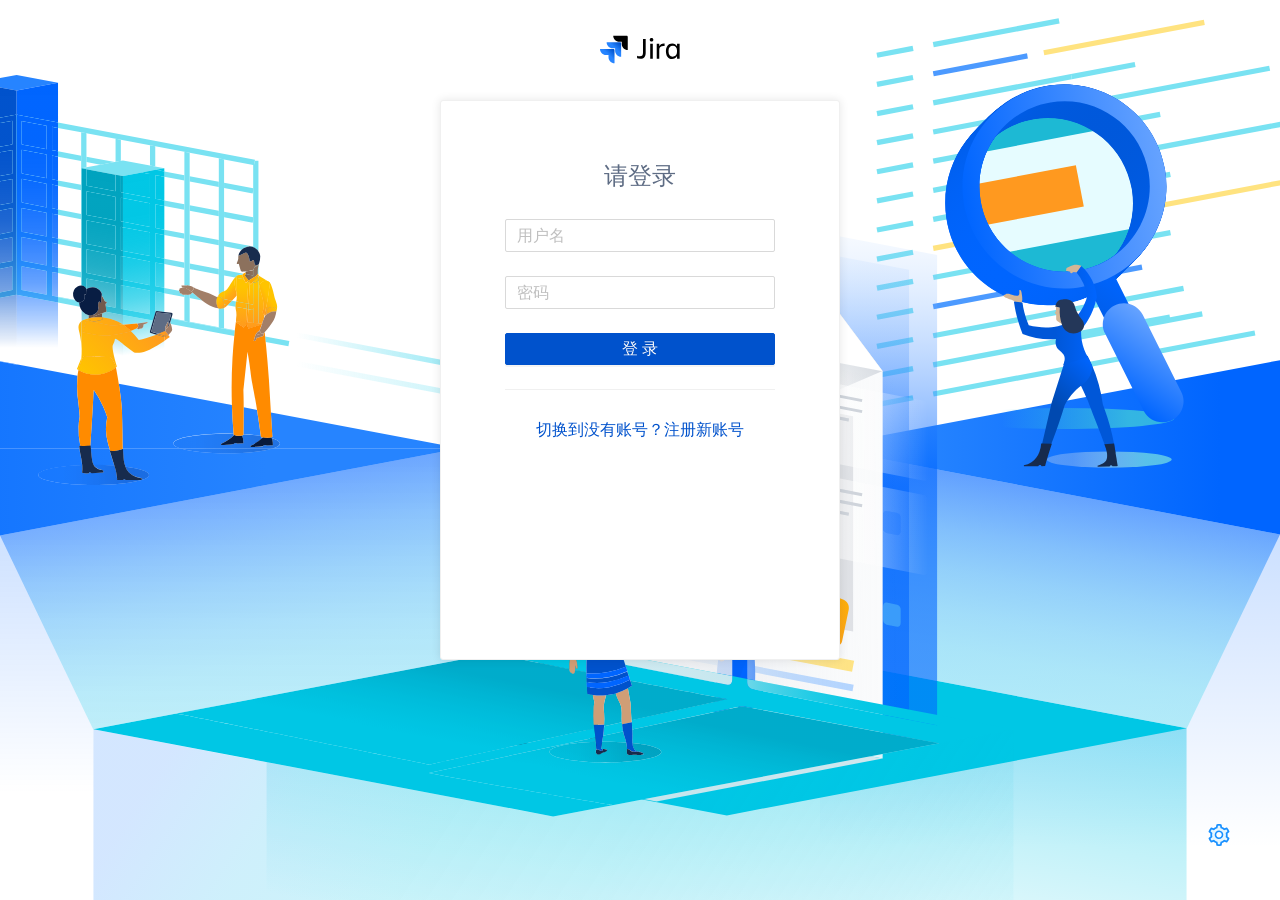
<file: index.html>
<!doctype html><html lang="en"><head><meta charset="utf-8"/><link rel="icon" href="/favicon.ico"/><meta name="viewport" content="width=device-width,initial-scale=1"/><meta name="theme-color" content="#000000"/><meta name="description" content="Web site created using create-react-app"/><link rel="apple-touch-icon" href="/logo192.png"/><link rel="manifest" href="/manifest.json"/><script type="text/javascript">!function(n){if("/"===n.search[1]){var a=n.search.slice(1).split("&").map((function(n){return n.replace(/~and~/g,"&")})).join("?");window.history.replaceState(null,null,n.pathname.slice(0,-1)+a+n.hash)}}(window.location)</script><link href="/static/css/2.1ab4d6c6.chunk.css" rel="stylesheet"><link href="/static/css/main.a758719d.chunk.css" rel="stylesheet"></head><body><noscript>You need to enable JavaScript to run this app.</noscript><div id="root"></div><script>!function(e){function r(r){for(var n,i,a=r[0],c=r[1],l=r[2],s=0,p=[];s<a.length;s++)i=a[s],Object.prototype.hasOwnProperty.call(o,i)&&o[i]&&p.push(o[i][0]),o[i]=0;for(n in c)Object.prototype.hasOwnProperty.call(c,n)&&(e[n]=c[n]);for(f&&f(r);p.length;)p.shift()();return u.push.apply(u,l||[]),t()}function t(){for(var e,r=0;r<u.length;r++){for(var t=u[r],n=!0,a=1;a<t.length;a++){var c=t[a];0!==o[c]&&(n=!1)}n&&(u.splice(r--,1),e=i(i.s=t[0]))}return e}var n={},o={1:0},u=[];function i(r){if(n[r])return n[r].exports;var t=n[r]={i:r,l:!1,exports:{}};return e[r].call(t.exports,t,t.exports,i),t.l=!0,t.exports}i.e=function(e){var r=[],t=o[e];if(0!==t)if(t)r.push(t[2]);else{var n=new Promise((function(r,n){t=o[e]=[r,n]}));r.push(t[2]=n);var u,a=document.createElement("script");a.charset="utf-8",a.timeout=120,i.nc&&a.setAttribute("nonce",i.nc),a.src=function(e){return i.p+"static/js/"+({}[e]||e)+"."+{3:"826b52d5"}[e]+".chunk.js"}(e);var c=new Error;u=function(r){a.onerror=a.onload=null,clearTimeout(l);var t=o[e];if(0!==t){if(t){var n=r&&("load"===r.type?"missing":r.type),u=r&&r.target&&r.target.src;c.message="Loading chunk "+e+" failed.\n("+n+": "+u+")",c.name="ChunkLoadError",c.type=n,c.request=u,t[1](c)}o[e]=void 0}};var l=setTimeout((function(){u({type:"timeout",target:a})}),12e4);a.onerror=a.onload=u,document.head.appendChild(a)}return Promise.all(r)},i.m=e,i.c=n,i.d=function(e,r,t){i.o(e,r)||Object.defineProperty(e,r,{enumerable:!0,get:t})},i.r=function(e){"undefined"!=typeof Symbol&&Symbol.toStringTag&&Object.defineProperty(e,Symbol.toStringTag,{value:"Module"}),Object.defineProperty(e,"__esModule",{value:!0})},i.t=function(e,r){if(1&r&&(e=i(e)),8&r)return e;if(4&r&&"object"==typeof e&&e&&e.__esModule)return e;var t=Object.create(null);if(i.r(t),Object.defineProperty(t,"default",{enumerable:!0,value:e}),2&r&&"string"!=typeof e)for(var n in e)i.d(t,n,function(r){return e[r]}.bind(null,n));return t},i.n=function(e){var r=e&&e.__esModule?function(){return e.default}:function(){return e};return i.d(r,"a",r),r},i.o=function(e,r){return Object.prototype.hasOwnProperty.call(e,r)},i.p="/",i.oe=function(e){throw console.error(e),e};var a=this["webpackJsonpmy-jira"]=this["webpackJsonpmy-jira"]||[],c=a.push.bind(a);a.push=r,a=a.slice();for(var l=0;l<a.length;l++)r(a[l]);var f=c;t()}([])</script><script src="/static/js/2.443bfa5b.chunk.js"></script><script src="/static/js/main.eefd69f7.chunk.js"></script></body></html>
</file>
<file: static/css/main.a758719d.chunk.css>
html{font-size:62.5%}html body #root .App{min-height:100vh}
/*# sourceMappingURL=main.a758719d.chunk.css.map */
</file>
